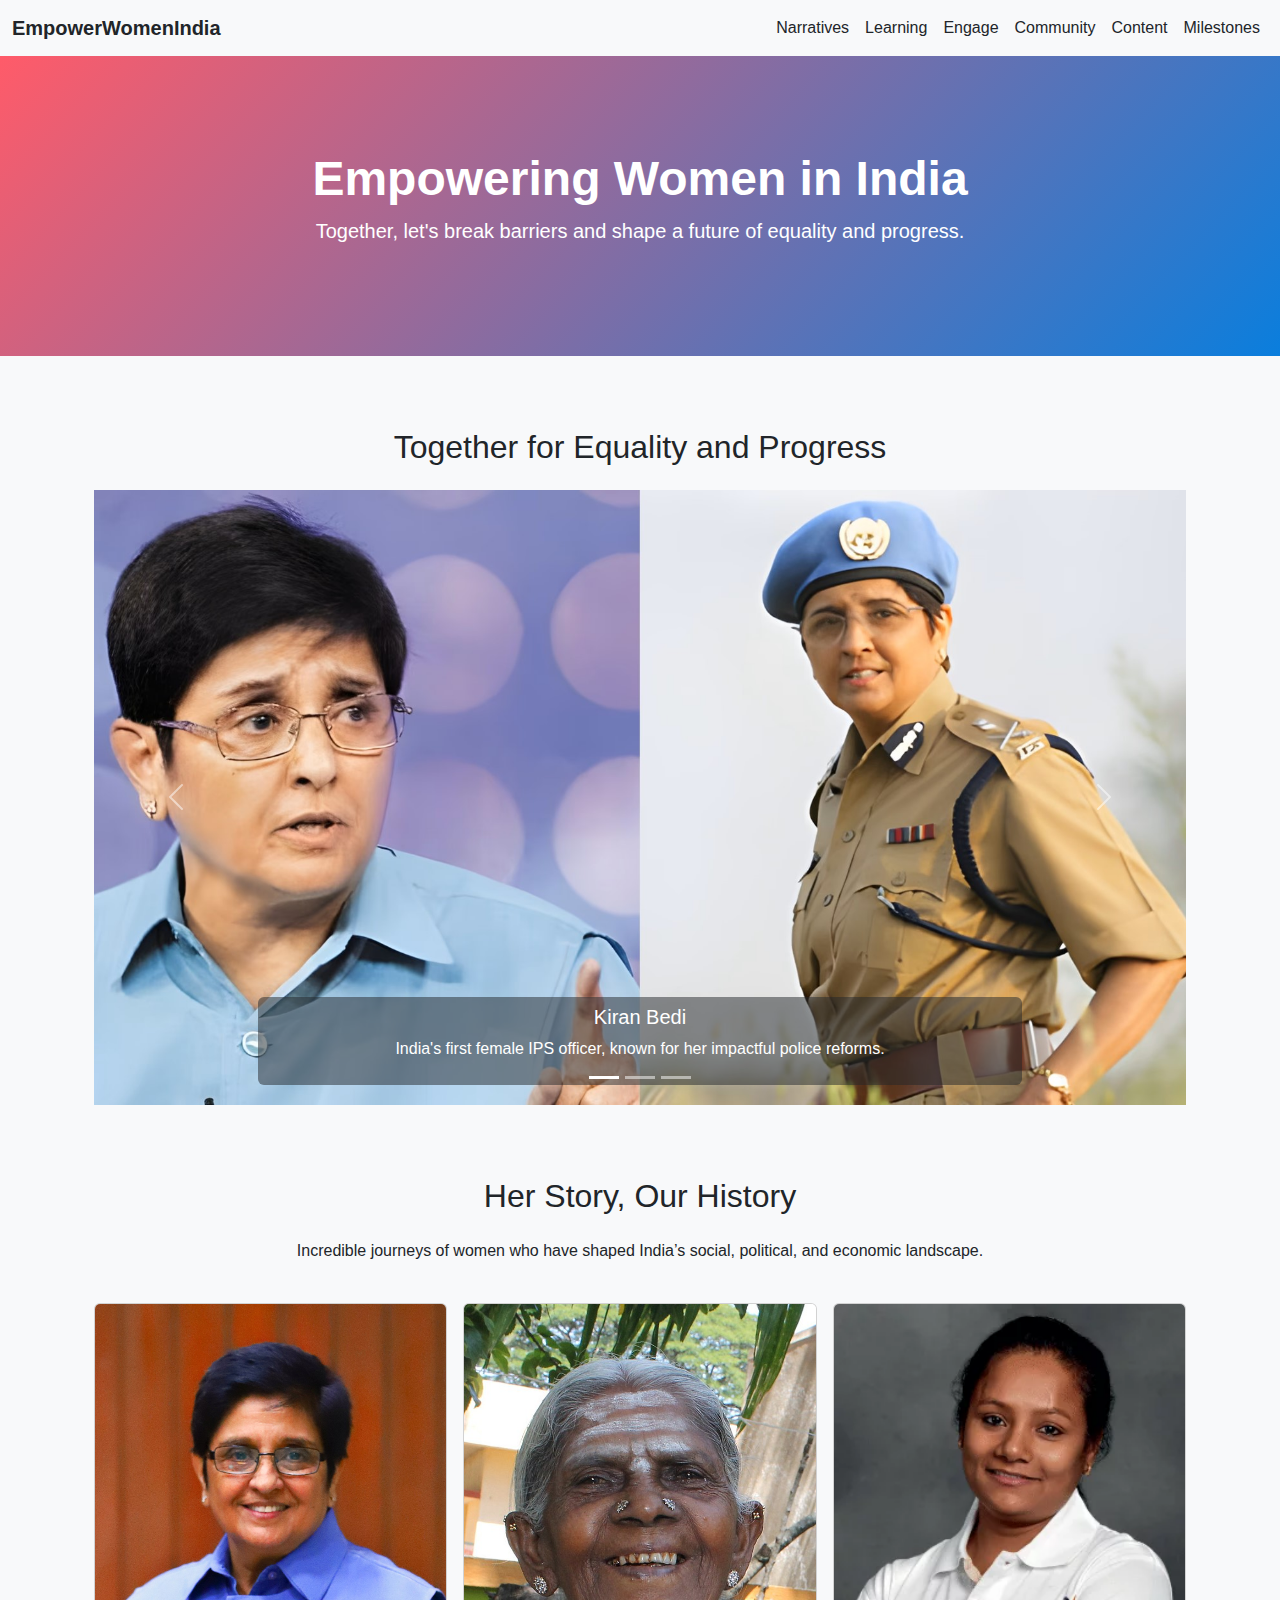
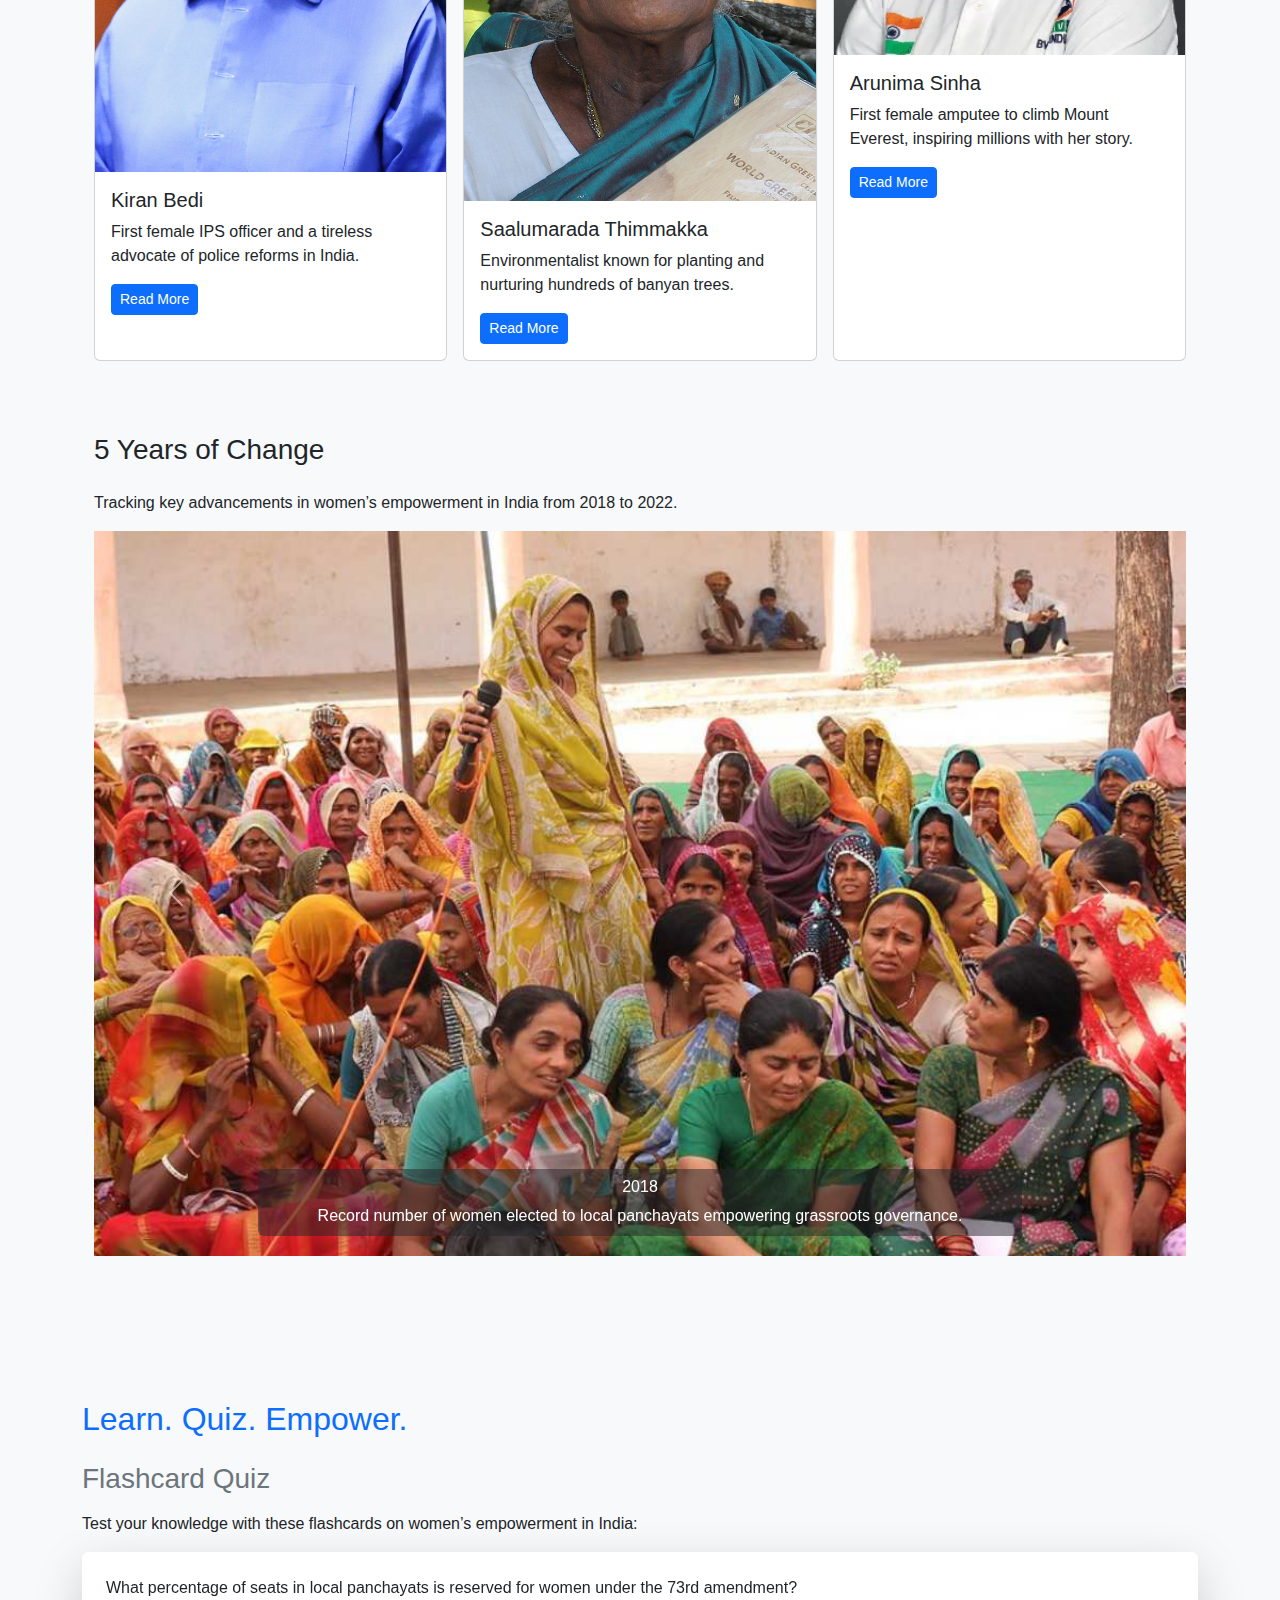
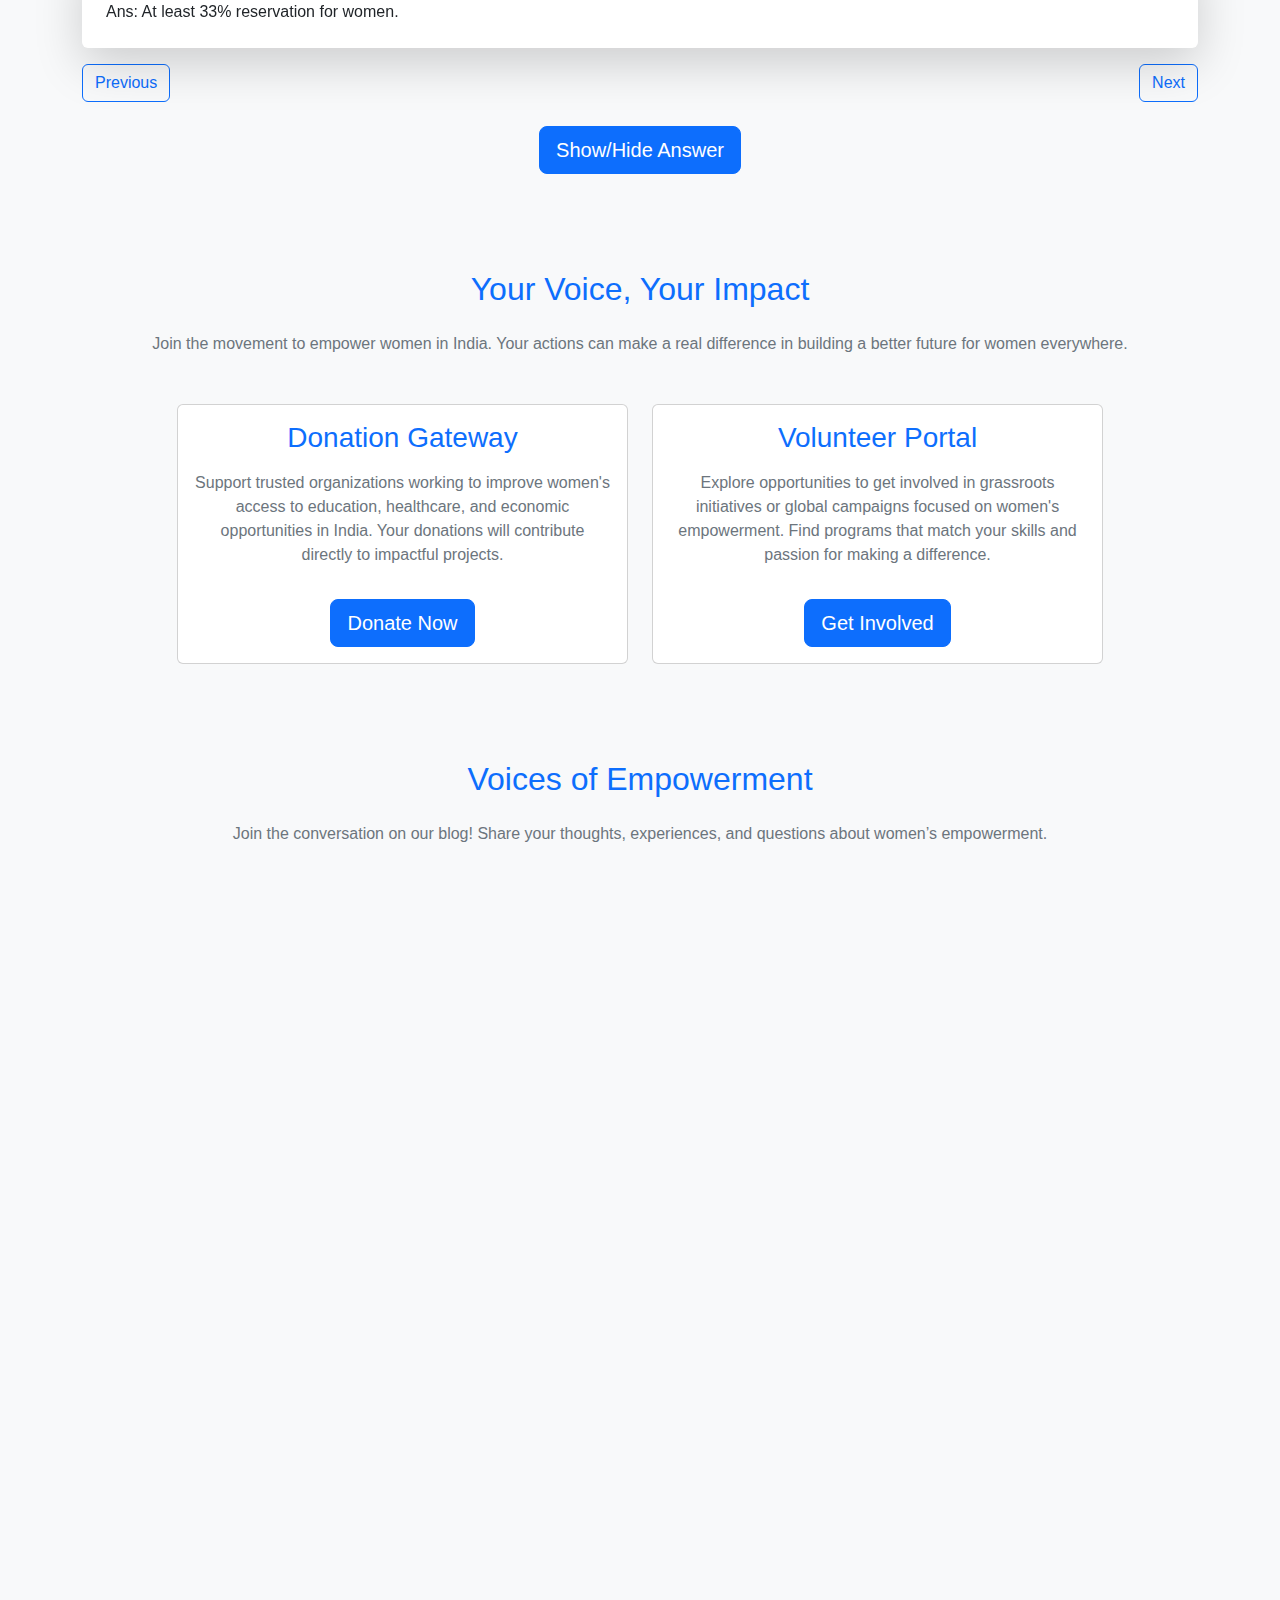
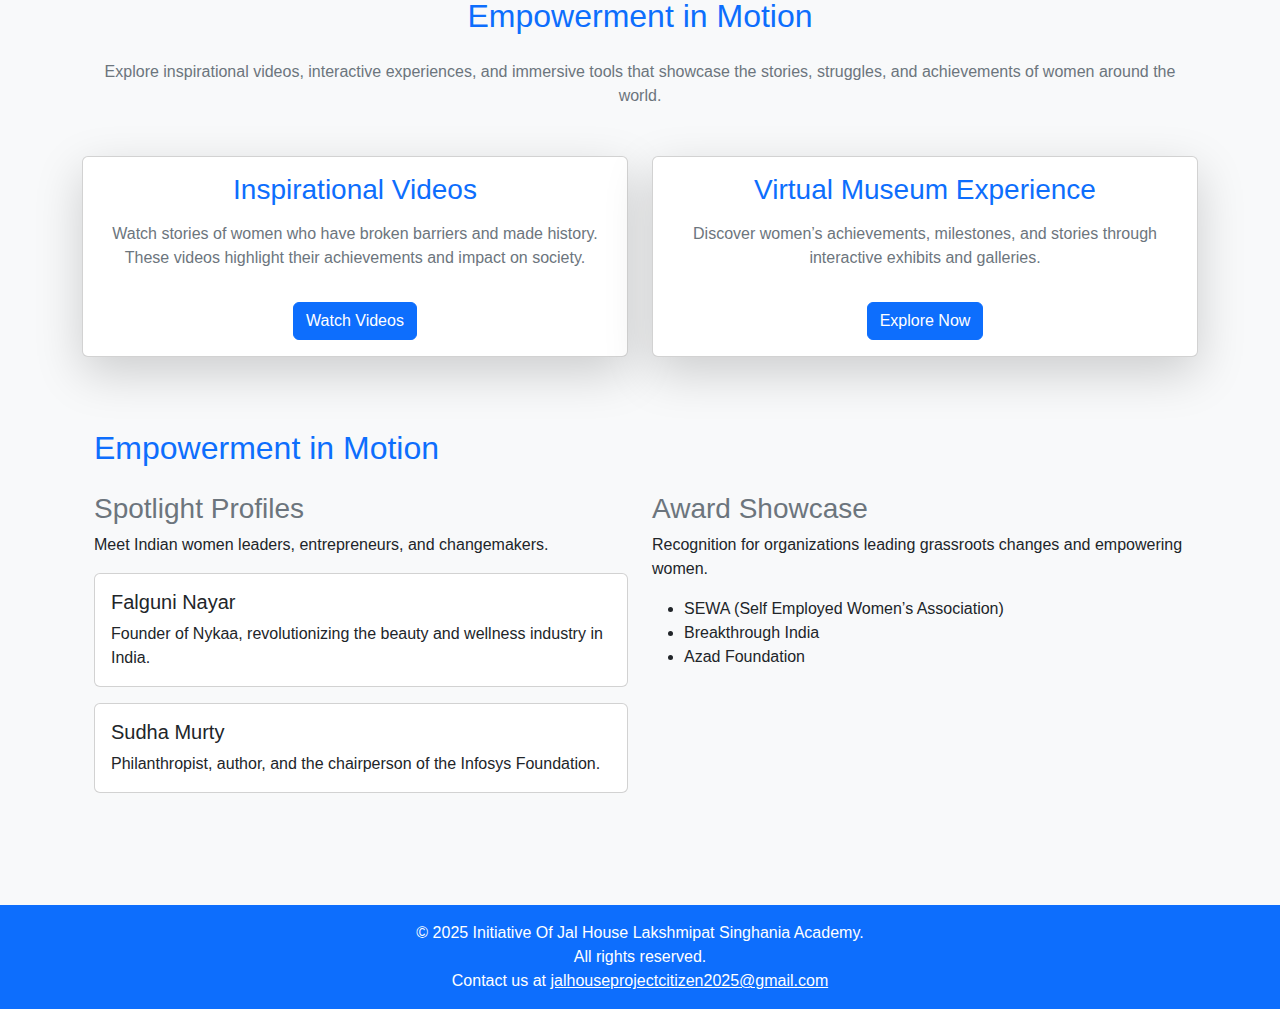
<file: index.html>
<!DOCTYPE html>
<html lang="en">
  <head>
    <meta charset="UTF-8" />
    <meta name="viewport" content="width=device-width, initial-scale=1.0" />
    <title>Empowering Women in India</title>

    <!-- BOOTSTRAP CSS -->
    <link
      rel="stylesheet"
      href="https://cdn.jsdelivr.net/npm/bootstrap@5.3.0/dist/css/bootstrap.min.css"
    />

    <!-- Custom Styles -->
    <link rel="stylesheet" href="styles.css" />
  </head>
  <body>








    <!-- NAVBAR -->
    <nav class="navbar navbar-expand-lg navbar-light bg-light">
      <div class="container-fluid">
        <a class="navbar-brand fw-bold text-dark" href="#">EmpowerWomenIndia</a>
        <button
          class="navbar-toggler"
          type="button"
          data-bs-toggle="collapse"
          data-bs-target="#navbarNav"
          aria-controls="navbarNav"
          aria-expanded="false"
          aria-label="Toggle navigation"
        >
          <span class="navbar-toggler-icon"></span>
        </button>
        <div class="collapse navbar-collapse" id="navbarNav">
          <ul class="navbar-nav ms-auto">
            <li class="nav-item">
              <a class="nav-link text-dark" href="#dynamic-storytelling"
                >Narratives</a
              >
            </li>
            <li class="nav-item">
              <a class="nav-link text-dark" href="#educational-hub"
                >Learning</a
              >
            </li>
            <li class="nav-item">
              <a class="nav-link text-dark" href="#call-to-action"
                >Engage</a
              >
            </li>
            <li class="nav-item">
              <a class="nav-link text-dark" href="#discussion-forum">Community</a>
            </li>
            <li class="nav-item">
              <a class="nav-link text-dark" href="#multimedia-integration"
                >Content</a
              >
            </li>
            <li class="nav-item">
              <a class="nav-link text-dark" href="#celebrating-achievements"
                >Milestones</a
              >
            </li>
          </ul>
        </div>
      </div>
    </nav>

    <!-- HERO SECTION -->
    <header class="hero-section text-center text-white">
      <div class="container py-5">
        <h1 class="display-5 fw-bold">Empowering Women in India</h1>
        <p class="lead">
          Together, let's break barriers and shape a future of equality and
          progress.
        </p>
      </div>
    </header>

    <main>








      <!-- 1. DYNAMIC STORYTELLING SECTION -->
      <section id="dynamic-storytelling" class="py-5 bg-light">
        <div class="container">

          <!-- TIMELINE (Full-Width) -->
          <div class="timeline-container mb-5">
            <!-- Full-width Carousel for Timeline -->

            <div class="container my-4">
                <h2 class="mb-4 text-center">Together for Equality and Progress</h2>
              
           <!-- Carousel wrapper -->
<div id="myCarousel" class="carousel slide" data-bs-ride="carousel">
  
  <!-- Indicators -->
  <div class="carousel-indicators">
    <button type="button" data-bs-target="#myCarousel" data-bs-slide-to="0"
            class="active" aria-current="true" aria-label="Slide 1"></button>
    <button type="button" data-bs-target="#myCarousel" data-bs-slide-to="1"
            aria-label="Slide 2"></button>
    <button type="button" data-bs-target="#myCarousel" data-bs-slide-to="2"
            aria-label="Slide 3"></button>
  </div>
  
  <!-- Slides wrapper -->
  <div class="carousel-inner">
    <!-- Slide 1 -->
    <div class="carousel-item active">
      <img src="Images/Carousel/kiran_bedi.jpeg" class="d-block w-100" alt="Kiran Bedi">
      <div class="carousel-caption bg-dark bg-opacity-50 rounded p-2">
        <h5>Kiran Bedi</h5>
        <p>India's first female IPS officer, known for her impactful police reforms.</p>
      </div>
    </div>

    <!-- Slide 2 -->
    <div class="carousel-item">
      <img src="Images/Carousel/arunima sinha.jpg" class="d-block w-100" alt="Arunima Sinha">
      <div class="carousel-caption bg-dark bg-opacity-50 rounded p-2">
        <h5>Arunima Sinha</h5>
        <p>The first female amputee to climb Mount Everest, inspiring millions with her courage.</p>
      </div>
    </div>

    <!-- Slide 3 -->
    <div class="carousel-item">
      <img src="Images/Carousel/shraddha_kapoor.jpeg" class="d-block w-100" alt="Shraddha Kapoor">
      <div class="carousel-caption bg-dark bg-opacity-50 rounded p-2">
        <h5>Shraddha Kapoor</h5>
        <p>Bollywood actress who actively supports women’s education and empowerment initiatives.</p>
      </div>
    </div>
  </div>
  
  <!-- Controls -->
  <button class="carousel-control-prev" type="button" data-bs-target="#myCarousel"
          data-bs-slide="prev">
    <span class="carousel-control-prev-icon" aria-hidden="true"></span>
    <span class="visually-hidden">Previous</span>
  </button>
  <button class="carousel-control-next" type="button" data-bs-target="#myCarousel"
          data-bs-slide="next">
    <span class="carousel-control-next-icon" aria-hidden="true"></span>
    <span class="visually-hidden">Next</span>
  </button>
  
</div>

              
              
          <!-- IMPACT STORIES -->
          <br />
          <br />
          <br />
          <div class="impact-stories mb-5">
            <h2 class="mb-4 text-center">Her Story, Our History</h2>
            <p class="text-center">
              Incredible journeys of women who have shaped India’s social,
              political, and economic landscape.
            </p>
            <div class="row g-3 mt-4">
              <div class="col-12 col-sm-6 col-md-4">
                <div class="card h-100">
                  <img
                    src="Images/Impact Stories/kiran_bedi_2.jpeg"
                    class="card-img-top img-fluid"
                    alt="Impact Story 1"
                  />
                  <div class="card-body">
                    <h5 class="card-title">Kiran Bedi</h5>
                    <p class="card-text">
                      First female IPS officer and a tireless advocate of police
                      reforms in India.
                    </p>
                    <a
                      href="https://www.kiranbedi.com/"
                      class="btn btn-primary btn-sm"
                      target="_blank"
                    >
                      Read More
                    </a>
                  </div>
                </div>
              </div>
              <div class="col-12 col-sm-6 col-md-4">
                <div class="card h-100">
                  <img
                    src="Images/Impact Stories/Saalumarada_Thimmakka.jpg"
                    class="card-img-top img-fluid"
                    alt="Impact Story 2"
                  />
                  <div class="card-body">
                    <h5 class="card-title">Saalumarada Thimmakka</h5>
                    <p class="card-text">
                      Environmentalist known for planting and nurturing hundreds
                      of banyan trees.
                    </p>
                    <a
                      href="https://en.wikipedia.org/wiki/Saalumarada_Thimmakka"
                      class="btn btn-primary btn-sm"
                      target="_blank"
                    >
                      Read More
                    </a>
                  </div>
                </div>
              </div>
              <div class="col-12 col-sm-6 col-md-4">
                <div class="card h-100">
                  <img
                    src="Images/Impact Stories/Arunima_sinha.png"
                    class="card-img-top img-fluid"
                    alt="Impact Story 3"
                  />
                  <div class="card-body">
                    <h5 class="card-title">Arunima Sinha</h5>
                    <p class="card-text">
                      First female amputee to climb Mount Everest, inspiring
                      millions with her story.
                    </p>
                    <a
                      href="https://en.wikipedia.org/wiki/Arunima_Sinha"
                      class="btn btn-primary btn-sm"
                      target="_blank"
                    >
                      Read More
                    </a>
                  </div>
                </div>
              </div>
            </div>
          </div>
          

          <!-- BEFORE & AFTER (5 YEARS) SLIDER -->
          <br />
          <div class="mb-5">
            <h3 class="mb-4">5 Years of Change</h3>
            <p>
              Tracking key advancements in women’s empowerment in India from 2018 to 2022.
            </p>
            <div id="beforeAfterCarousel" class="carousel slide w-100" data-bs-ride="carousel">
              <div class="carousel-inner">
                <div class="carousel-item active">
                  <img
                    src="Images/Timeline/2018.jpg"
                    class="d-block w-100 img-fluid"
                    alt="2018"
                  />
                  <div class="carousel-caption bg-dark bg-opacity-50 rounded p-2 d-block">
                    <h5 class="fs-6 fs-sm-5">2018</h5>
                    <p class="mb-0">
                      Record number of women elected to local panchayats empowering grassroots governance.
                    </p>
                  </div>
                </div>
                <div class="carousel-item">
                  <img
                    src="Images/Timeline/2019.jpg"
                    class="d-block w-100 img-fluid"
                    alt="2019"
                  />
                  <div class="carousel-caption bg-dark bg-opacity-50 rounded p-2 d-block">
                    <h5 class="fs-6 fs-sm-5">2019</h5>
                    <p class="mb-0">
                      Female literacy rates climb, narrowing the gender gap in rural areas.
                    </p>
                  </div>
                </div>
                <div class="carousel-item">
                  <img
                    src="Images/Timeline/2020.jpg"
                    class="d-block w-100 img-fluid"
                    alt="2020"
                  />
                  <div class="carousel-caption bg-dark bg-opacity-50 rounded p-2 d-block">
                    <h5 class="fs-6 fs-sm-5">2020</h5>
                    <p class="mb-0">
                      Rise in women-led startups across metropolitan cities despite economic challenges.
                    </p>
                  </div>
                </div>
                <div class="carousel-item">
                  <img
                    src="Images/Timeline/2021.jpg"
                    class="d-block w-100 img-fluid"
                    alt="2021"
                  />
                  <div class="carousel-caption bg-dark bg-opacity-50 rounded p-2 d-block">
                    <h5 class="fs-6 fs-sm-5">2021</h5>
                    <p class="mb-0">
                      Historic appointment of more women in judiciary, pushing for gender equality in law.
                    </p>
                  </div>
                </div>
                <div class="carousel-item">
                  <img
                    src="Images/Timeline/2022.jpg"
                    class="d-block w-100 img-fluid"
                    alt="2022"
                  />
                  <div class="carousel-caption bg-dark bg-opacity-50 rounded p-2 d-block">
                    <h5 class="fs-6 fs-sm-5">2022</h5>
                    <p class="mb-0">
                      Greater representation of women in STEM fields and corporate leadership roles.
                    </p>
                  </div>
                </div>
              </div>
              <button
                class="carousel-control-prev"
                type="button"
                data-bs-target="#beforeAfterCarousel"
                data-bs-slide="prev"
              >
                <span class="carousel-control-prev-icon" aria-hidden="true"></span>
                <span class="visually-hidden">Previous</span>
              </button>
              <button
                class="carousel-control-next"
                type="button"
                data-bs-target="#beforeAfterCarousel"
                data-bs-slide="next"
              >
                <span class="carousel-control-next-icon" aria-hidden="true"></span>
                <span class="visually-hidden">Next</span>
              </button>
            </div>
          </div>
          
          
      </section>






      <!-- 2. EDUCATIONAL HUB (Quiz as Flashcard Carousel) -->
      <section id="educational-hub" class="py-5 bg-light">
        <div class="container">
          <h2 class="text-primary mb-4">Learn. Quiz. Empower.</h2>
          <h3 class="text-secondary mb-3">Flashcard Quiz</h3>
          <p>Test your knowledge with these flashcards on women’s empowerment in India:</p>
      
          <!-- Flashcard Carousel -->
          <div id="quizCarousel" class="carousel slide" data-bs-interval="false">
            <div class="carousel-inner shadow-lg rounded bg-white p-4">
              <!-- Flashcards dynamically created via JavaScript -->
            </div>
          </div>
      
          <!-- Carousel Controls -->
          <div class="d-flex justify-content-between mt-3">
            <button
              class="btn btn-outline-primary"
              type="button"
              data-bs-target="#quizCarousel"
              data-bs-slide="prev"
            >
              Previous
            </button>
            <button
              class="btn btn-outline-primary"
              type="button"
              data-bs-target="#quizCarousel"
              data-bs-slide="next"
            >
              Next
            </button>
          </div>
      
          <!-- Show/Hide Answer Button -->
          <div class="mt-4 text-center">
            <button id="toggleAnswerBtn" class="btn btn-primary btn-lg">Show/Hide Answer</button>
          </div>
        </div>
      </section>
      

      <section id="call-to-action" class="py-5 bg-light">
        <div class="container">
          <h2 class="text-primary text-center mb-4">Your Voice, Your Impact
          </h2>
          <p class="text-center text-secondary mb-5">
            Join the movement to empower women in India. Your actions can make a real difference in building a better future for women everywhere.
          </p>
      
          <div class="row gy-4 justify-content-center">
            <!-- Donation Gateway -->
            <div class="col-lg-5">
              <div class="card text-center">
                <div class="card-body">
                  <h3 class="text-primary mb-3">Donation Gateway</h3>
                  <p class="text-secondary">
                    Support trusted organizations working to improve women's access to education, healthcare, and economic opportunities in India. Your donations will contribute directly to impactful projects.
                  </p>
                  <a href="https://www.womensaid.org.uk/donate-now/" target="_blank" rel="noopener noreferrer"><button class="btn btn-primary btn-lg mt-3">Donate Now</button></a>
                </div>
              </div>
            </div>
      
            <!-- Volunteer Portal -->
            <div class="col-lg-5">
              <div class="card ext-center">
                <div class="card-body">
                  <h3 class="text-primary mb-3 text-center">Volunteer Portal</h3>
                  <p class="text-secondary text-center">
                    Explore opportunities to get involved in grassroots initiatives or global campaigns focused on women's empowerment. Find programs that match your skills and passion for making a difference.
                  </p>
                  <center><a href="https://www.volunteerindiaispiice.com/volunteer-programs-in-india/womens-empowerment/" target="_blank" rel="noopener noreferrer"><button class="btn btn-primary btn-lg mt-3 position-center">Get Involved</button></a></center>
                </div>
              </div>
            </div>
          </div>
        </div>
      </section>
      








      <!-- 4. RESOURCE CENTER -->
<section id="discussion-forum" class="py-5 bg-light">
  <div class="container">
    <h2 class="text-primary text-center mb-4">
      Voices of Empowerment</h2>
    <p class="text-center text-secondary mb-5">
      Join the conversation on our blog! Share your thoughts, experiences, and questions about women’s empowerment.
    </p>

    <!-- Embed Google Blog -->
    <div class="blog-embed">
      <iframe
        src="https://empoweringwomenjalhouse.blogspot.com/2025/01/thought-on-awareness.html"
        style="width: 100%; height:600px; border: none;"
        title="Women Empowerment Blog"
      ></iframe>
    </div>
  </div>
</section>



<section id="multimedia-integration" class="py-5 bg-light">
  <div class="container">
    <h2 class="text-primary text-center mb-4">Empowerment in Motion</h2>
    <p class="text-center text-secondary mb-5">
      Explore inspirational videos, interactive experiences, and immersive tools that showcase the stories, struggles, and achievements of women around the world.
    </p>

    <div class="row gy-4">
      <!-- Videos Section -->
      <div class="col-md-6">
        <div class="card shadow-lg">
          <div class="card-body text-center">
            <h3 class="text-primary mb-3">Inspirational Videos</h3>
            <p class="text-secondary">
              Watch stories of women who have broken barriers and made history. These videos highlight their achievements and impact on society.
            </p>
            <button
              class="btn btn-primary mt-3"
              data-bs-toggle="modal"
              data-bs-target="#videoModal"
            >
              Watch Videos
            </button>
          </div>
        </div>
      </div>

      <!-- AR Experience Section -->
<!-- AR Experience Section -->
<div class="col-md-6">
  <div class="card shadow-lg">
    <div class="card-body text-center">
      <h3 class="text-primary mb-3">Virtual Museum Experience</h3>
      <p class="text-secondary">
        Discover women’s achievements, milestones, and stories through interactive exhibits and galleries.
      </p>
      <a
        href="https://artsandculture.google.com/project/women-in-culture"
        target="_blank"
        class="btn btn-primary mt-3"
      >
        Explore Now
      </a>
    </div>
  </div>
</div>


<!-- Video Modal -->
<div class="modal fade" id="videoModal" tabindex="-1" aria-labelledby="videoModalLabel" aria-hidden="true">
  <div class="modal-dialog modal-dialog-centered">
    <div class="modal-content">
      <div class="modal-header">
        <h5 class="modal-title text-primary" id="videoModalLabel">Inspirational Videos</h5>
        <button type="button" class="btn-close" data-bs-dismiss="modal" aria-label="Close"></button>
      </div>
      <div class="modal-body">
        <!-- Video Carousel -->
        <div id="videoCarousel" class="carousel slide" data-bs-ride="carousel">
          <div class="carousel-inner">
            <div class="carousel-item active">
              <div class="ratio ratio-16x9">
                <iframe
                  src="https://www.youtube.com/embed/UFrL3LF9uT4"
                  title="Video 1"
                  allowfullscreen
                ></iframe>
              </div>
            </div>
            <div class="carousel-item">
              <div class="ratio ratio-16x9">
                <iframe
                  src="https://www.youtube.com/embed/FET4QdQmrwU?si=QNOTyXjSQxgW-Bbq"
                  title="Video 2"
                  allowfullscreen
                ></iframe>
              </div>
            </div>
          </div>
          <button
            class="carousel-control-prev"
            type="button"
            data-bs-target="#videoCarousel"
            data-bs-slide="prev"
          >
            <span class="carousel-control-prev-icon" aria-hidden="true"></span>
            <span class="visually-hidden">Previous</span>
          </button>
          <button
            class="carousel-control-next"
            type="button"
            data-bs-target="#videoCarousel"
            data-bs-slide="next"
          >
            <span class="carousel-control-next-icon" aria-hidden="true"></span>
            <span class="visually-hidden">Next</span>
          </button>
        </div>
      </div>
    </div>
  </div>
</div>



      <!-- 8. CELEBRATING ACHIEVEMENTS -->
      <section id="celebrating-achievements" class="py-5">
        <div class="container">
          <h2 class="text-primary mb-4">Empowerment in Motion
          </h2>
          <div class="row g-4">
            <div class="col-md-6">
              <h3 class="text-secondary">Spotlight Profiles</h3>
              <p>Meet Indian women leaders, entrepreneurs, and changemakers.</p>
              <div class="card mb-3">
                <div class="card-body">
                  <h5 class="card-title">Falguni Nayar</h5>
                  <p class="card-text">
                    Founder of Nykaa, revolutionizing the beauty and wellness
                    industry in India.
                  </p>
                </div>
              </div>
              <div class="card mb-3">
                <div class="card-body">
                  <h5 class="card-title">Sudha Murty</h5>
                  <p class="card-text">
                    Philanthropist, author, and the chairperson of the Infosys
                    Foundation.
                  </p>
                </div>
              </div>
            </div>
            <div class="col-md-6">
              <h3 class="text-secondary">Award Showcase</h3>
              <p>
                Recognition for organizations leading grassroots changes and
                empowering women.
              </p>
              <ul>
                <li>SEWA (Self Employed Women’s Association)</li>
                <li>Breakthrough India</li>
                <li>Azad Foundation</li>
              </ul>
            </div>
          </div>
        </div>
      </section>
    </main>

    <!-- FOOTER -->
    <footer class="bg-primary text-white text-center py-3">
      <p class="mb-0">© 2025 Initiative Of Jal House Lakshmipat Singhania Academy. <br />All rights reserved.</p>
      <p class="mb-0">
        Contact us at
        <a
          class="text-white text-decoration-underline"
          href="mailto:info@empowerwomenindia.org"
          >jalhouseprojectcitizen2025@gmail.com</a
        >
      </p>
    </footer>

    <!-- BOOTSTRAP JS -->
    <script src="https://cdn.jsdelivr.net/npm/bootstrap@5.3.0/dist/js/bootstrap.bundle.min.js"></script>

    <!-- CUSTOM JS -->
    <script src="script.js"></script>


  </body>
</html>
</file>
<file: styles.css>
/* BASIC RESET & THEME OVERRIDES */
* {
    box-sizing: border-box;
    margin: 0;
    padding: 0;
  }
  
  body {
    font-family: "Helvetica Neue", Arial, sans-serif;
    background-color: #f8f9fa;
  }
  
  /* CUSTOM COLOR PALETTE (Bluish Theme) */
  :root {
    --primary-color: #0a7edd; /* Bootstrap's primary (blue) */
    --secondary-color: #5ba8ff; 
    --light-bg: #f8f9fa;
  }
  
  .navbar-light .navbar-toggler-icon {
    background-image: url("data:image/svg+xml;charset=utf8,%3Csvg xmlns='http://www.w3.org/2000/svg' viewBox='0 0 30 30'%3E%3Cpath stroke='rgba%28100, 100, 100, 1%29' stroke-width='2' d='M4 7h22M4 15h22M4 23h22'/%3E%3C/svg%3E");
  }

  .hero-section {
    background: linear-gradient(314deg, var(--primary-color), #ff5b69 100%);
    min-height: 300px;
    display: flex;
    align-items: center;
    justify-content: center;
  }
  


    /*scrollbar*/
    ::-webkit-scrollbar {
      width: 10px;
    }
    
    /* Track */
    ::-webkit-scrollbar-track {
      box-shadow: inset 0 0 5px grey; 
      border-radius: 5px;
    }
     
    /* Handle */
    ::-webkit-scrollbar-thumb {
      background: purple; 
      border-radius: 10px;
    }
    
    /* Handle on hover */
    ::-webkit-scrollbar-thumb:hover {
      background: rgb(90, 1, 90); 
    }



  /* TIMELINE CAROUSEL */
  .timeline-container {
    width: 100%;
  }
  
  /* MODAL (VIDEO) */
  .modal {
    display: none; /* Hidden by default */
    position: fixed;
    z-index: 9999;
    left: 0;
    top: 0;
    width: 100%;
    height: 100%;
    overflow: auto;
    background-color: rgba(0,0,0,0.7);
  }
  .modal-content {
    background-color: #fff;
    margin: 10% auto;
    padding: 2rem;
    width: 80%;
    max-width: 600px;
    position: relative;
  }
  .close-btn {
    position: absolute;
    right: 1rem;
    top: 1rem;
    font-size: 1.5rem;
    cursor: pointer;
  }
  
  /* PLEDGE WALL */
  #pledges .pledge-entry {
    background-color: #e7f1ff;
    padding: 0.5rem;
    margin-bottom: 0.5rem;
    border-radius: 4px;
  }
  


  /*Selection*/
  ::-moz-selection { /* Code for Firefox */
    color: white;
    background: rgb(174, 0, 255);
  }
  
  ::selection {
    color: white;
    background: rgb(174, 0, 255);
  }
</file>
